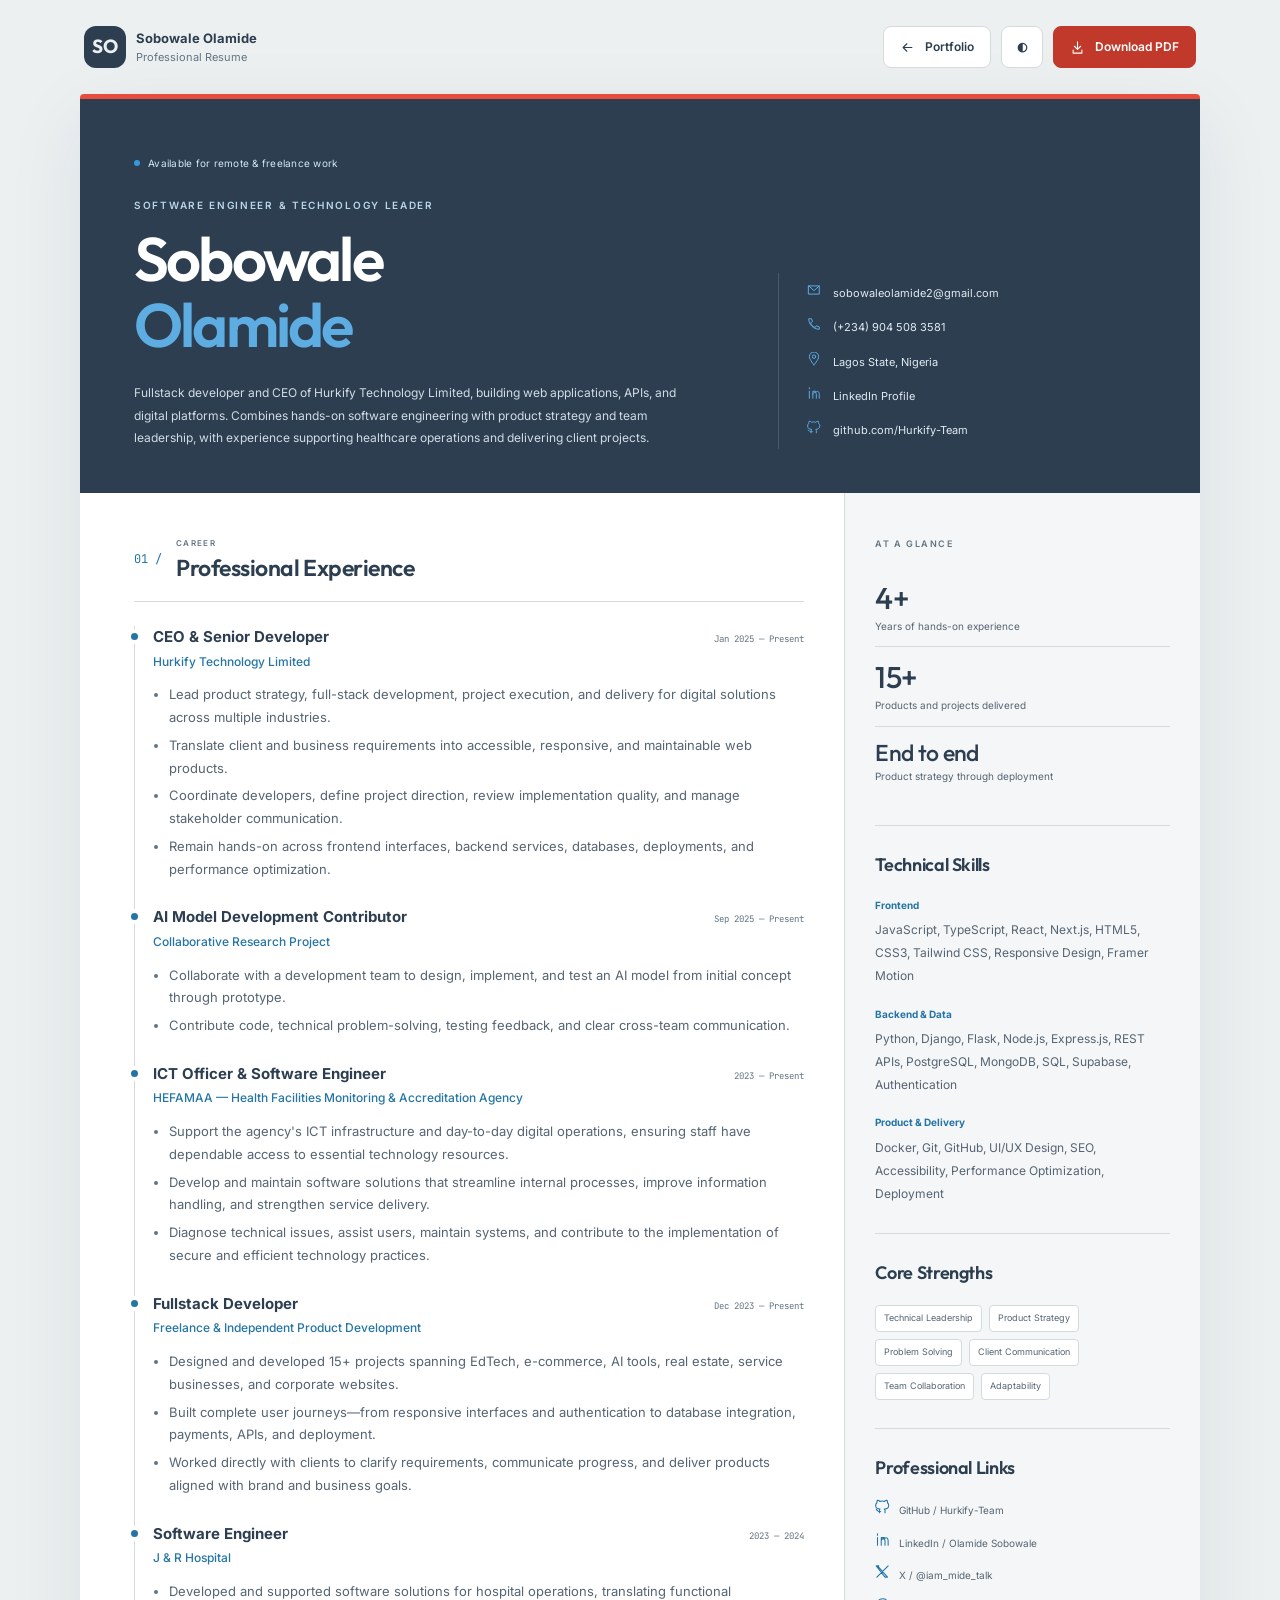
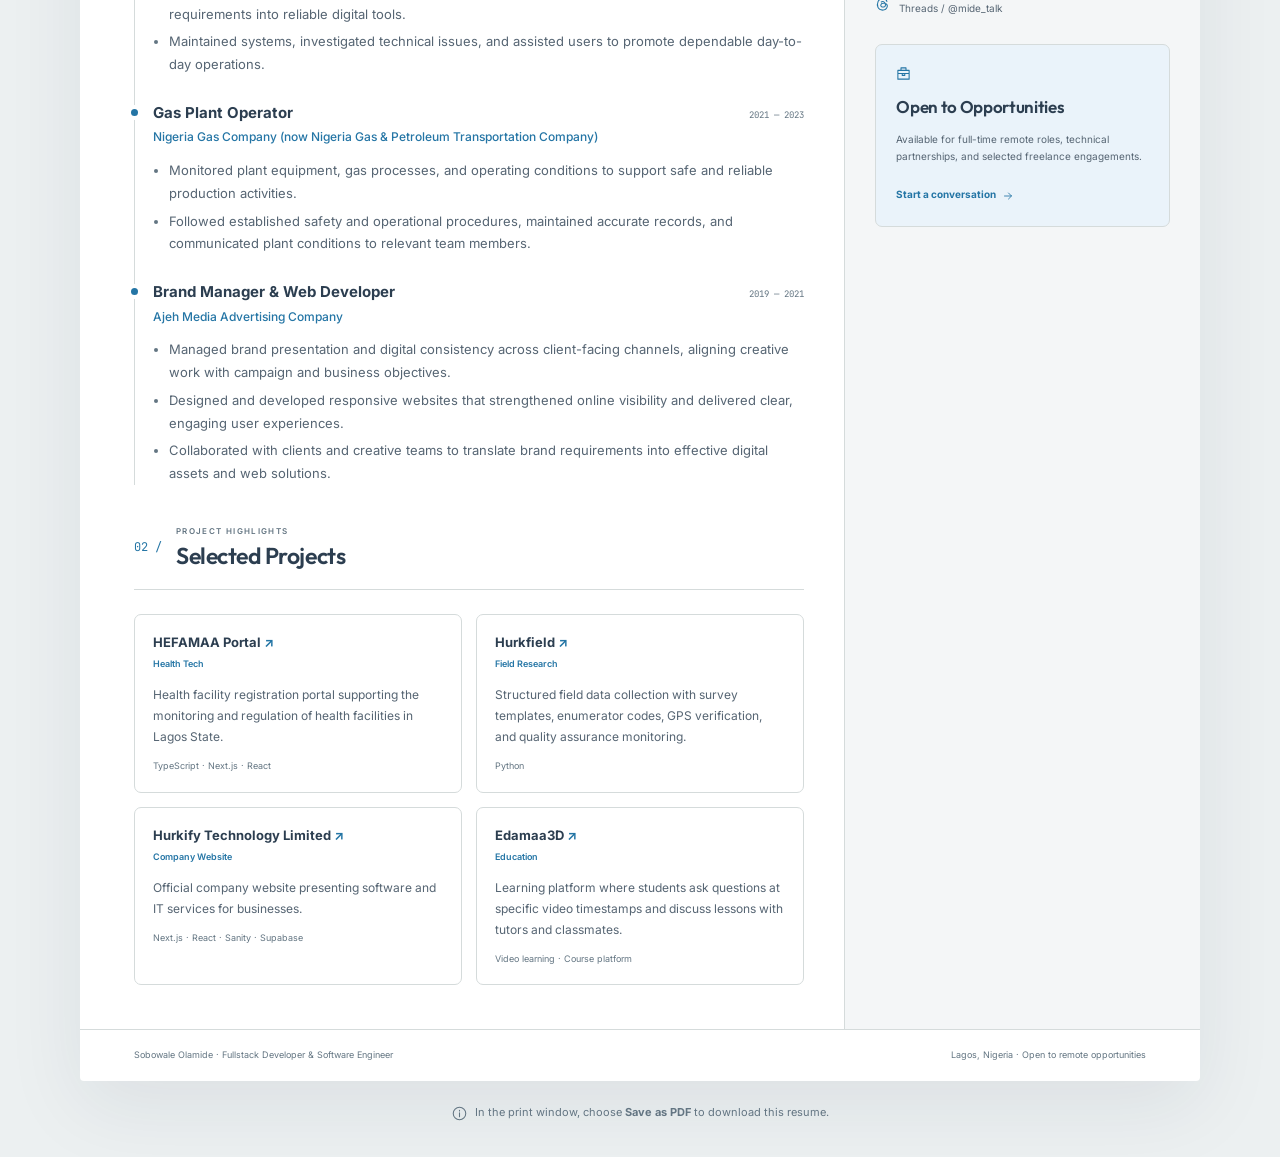
<file: resume.html>
<!DOCTYPE html>
<html lang="en" data-theme="light">
  <head>
    <meta charset="UTF-8">
    <meta name="viewport" content="width=device-width, initial-scale=1.0">
    <meta name="description" content="Professional resume of Sobowale Olamide, Fullstack Developer, Software Engineer, and CEO of Hurkify Technology Limited.">
    <meta name="author" content="Sobowale Olamide">
    <meta name="robots" content="index, follow">
    <title>Sobowale Olamide — Professional Resume</title>
    <link rel="preconnect" href="https://fonts.googleapis.com">
    <link rel="preconnect" href="https://fonts.gstatic.com" crossorigin>
    <link href="https://fonts.googleapis.com/css2?family=Inter:wght@400;500;600;700&family=Outfit:wght@500;600;700;800&family=JetBrains+Mono:wght@500;600&display=swap" rel="stylesheet">
    <link rel="icon" href="images/favicon.svg?v=so" type="image/svg+xml">
    <link rel="stylesheet" href="css/resume.css">
  </head>
  <body>
    <div class="resume-ambient resume-ambient-one" aria-hidden="true"></div>
    <div class="resume-ambient resume-ambient-two" aria-hidden="true"></div>

    <header class="resume-toolbar" aria-label="Resume actions">
      <a class="resume-brand" href="index.html" aria-label="Return to portfolio">
        <span class="resume-brand-mark">SO</span>
        <span class="resume-brand-copy">
          <strong>Sobowale Olamide</strong>
          <small>Professional Resume</small>
        </span>
      </a>
      <div class="toolbar-actions">
        <a class="toolbar-btn toolbar-btn-ghost" href="index.html">
          <svg class="resume-icon" aria-hidden="true" viewBox="0 0 24 24" fill="none" stroke="currentColor" stroke-width="1.7" stroke-linecap="round" stroke-linejoin="round"><path d="M19 12H5m6-6-6 6 6 6"/></svg>
          <span>Portfolio</span>
        </a>
        <button class="theme-button" id="resume-theme-button" type="button" aria-label="Toggle color theme" title="Toggle color theme">
          <span id="resume-theme-icon" aria-hidden="true">&#9680;</span>
        </button>
        <button class="toolbar-btn toolbar-btn-primary" type="button" onclick="downloadResume()">
          <svg class="resume-icon" aria-hidden="true" viewBox="0 0 24 24" fill="none" stroke="currentColor" stroke-width="1.7" stroke-linecap="round" stroke-linejoin="round"><path d="M12 3v12m-5-5 5 5 5-5M5 16v5h14v-5"/></svg>
          <span>Download PDF</span>
        </button>
      </div>
    </header>

    <main class="resume-page" id="resume-document">
      <section class="resume-hero">
        <div class="hero-identity">
          <div class="availability"><span></span> Available for remote &amp; freelance work</div>
          <p class="resume-kicker">SOFTWARE ENGINEER &amp; TECHNOLOGY LEADER</p>
          <h1>Sobowale <span>Olamide</span></h1>
          <p class="resume-lead">
            Fullstack developer and CEO of Hurkify Technology Limited, building web applications, APIs, and digital platforms. Combines hands-on software engineering with product strategy and team leadership, with experience supporting healthcare operations and delivering client projects.
          </p>
        </div>
        <aside class="hero-contact" aria-label="Contact information">
          <a href="mailto:sobowaleolamide2@gmail.com"><svg class="resume-icon" aria-hidden="true" viewBox="0 0 24 24" fill="none" stroke="currentColor" stroke-width="1.7" stroke-linecap="round" stroke-linejoin="round"><path d="M3 5h18v14H3z M3 5l9 8 9-8"/></svg><span>sobowaleolamide2@gmail.com</span></a>
          <a href="tel:+2349045083581"><svg class="resume-icon" aria-hidden="true" viewBox="0 0 24 24" fill="none" stroke="currentColor" stroke-width="1.7" stroke-linecap="round" stroke-linejoin="round"><path d="M7 3H3c0 10 8 18 18 18v-4l-5-2-2 3c-4-2-6-4-8-8l3-2z"/></svg><span>(+234) 904 508 3581</span></a>
          <span><svg class="resume-icon" aria-hidden="true" viewBox="0 0 24 24" fill="none" stroke="currentColor" stroke-width="1.7" stroke-linecap="round" stroke-linejoin="round"><path d="M12 22s8-9 8-14A8 8 0 0 0 4 8c0 5 8 14 8 14z M15 8a3 3 0 1 1-6 0 3 3 0 0 1 6 0"/></svg><span>Lagos State, Nigeria</span></span>
          <a href="https://www.linkedin.com/in/olamide-sobowale-448958b7" target="_blank" rel="noopener noreferrer"><svg class="resume-icon" aria-hidden="true" viewBox="0 0 24 24" fill="none" stroke="currentColor" stroke-width="1.7" stroke-linecap="round" stroke-linejoin="round"><path d="M4 9v12 M4 3v2 M10 21V9h5v2c4-4 6 0 6 3v7 M10 14c0-4 6-4 6 0v7"/></svg><span>LinkedIn Profile</span></a>
          <a href="https://github.com/Hurkify-Team" target="_blank" rel="noopener noreferrer"><svg class="resume-icon" aria-hidden="true" viewBox="0 0 24 24" fill="none" stroke="currentColor" stroke-width="1.7" stroke-linecap="round" stroke-linejoin="round"><path d="M9 20c-5 2-5-3-7-3m14 5v-4c0-1-1-2-1-2 4 0 7-2 7-6 0-2-1-3-2-4 0-1 0-3-1-4-2 0-4 2-4 2-2-1-5-1-7 0 0 0-2-2-4-2-1 1-1 3-1 4-1 1-2 2-2 4 0 4 3 6 7 6-1 1-1 2-1 3v3"/></svg><span>github.com/Hurkify-Team</span></a>
        </aside>
      </section>

      <div class="resume-layout">
        <div class="resume-main-column">
          <section class="resume-section">
            <div class="section-heading">
              <span>01 /</span>
              <div><p>CAREER</p><h2>Professional Experience</h2></div>
            </div>

            <article class="experience-item">
              <div class="experience-topline">
                <div>
                  <h3>CEO &amp; Senior Developer</h3>
                  <p class="company">Hurkify Technology Limited</p>
                </div>
                <p class="period">Jan 2025 — Present</p>
              </div>
              <ul>
                <li>Lead product strategy, full-stack development, project execution, and delivery for digital solutions across multiple industries.</li>
                <li>Translate client and business requirements into accessible, responsive, and maintainable web products.</li>
                <li>Coordinate developers, define project direction, review implementation quality, and manage stakeholder communication.</li>
                <li>Remain hands-on across frontend interfaces, backend services, databases, deployments, and performance optimization.</li>
              </ul>
            </article>

            <article class="experience-item">
              <div class="experience-topline">
                <div>
                  <h3>AI Model Development Contributor</h3>
                  <p class="company">Collaborative Research Project</p>
                </div>
                <p class="period">Sep 2025 — Present</p>
              </div>
              <ul>
                <li>Collaborate with a development team to design, implement, and test an AI model from initial concept through prototype.</li>
                <li>Contribute code, technical problem-solving, testing feedback, and clear cross-team communication.</li>
              </ul>
            </article>

            <article class="experience-item">
              <div class="experience-topline">
                <div>
                  <h3>ICT Officer &amp; Software Engineer</h3>
                  <p class="company">HEFAMAA — Health Facilities Monitoring &amp; Accreditation Agency</p>
                </div>
                <p class="period">2023 — Present</p>
              </div>
              <ul>
                <li>Support the agency's ICT infrastructure and day-to-day digital operations, ensuring staff have dependable access to essential technology resources.</li>
                <li>Develop and maintain software solutions that streamline internal processes, improve information handling, and strengthen service delivery.</li>
                <li>Diagnose technical issues, assist users, maintain systems, and contribute to the implementation of secure and efficient technology practices.</li>
              </ul>
            </article>

            <article class="experience-item">
              <div class="experience-topline">
                <div>
                  <h3>Fullstack Developer</h3>
                  <p class="company">Freelance &amp; Independent Product Development</p>
                </div>
                <p class="period">Dec 2023 — Present</p>
              </div>
              <ul>
                <li>Designed and developed 15+ projects spanning EdTech, e-commerce, AI tools, real estate, service businesses, and corporate websites.</li>
                <li>Built complete user journeys—from responsive interfaces and authentication to database integration, payments, APIs, and deployment.</li>
                <li>Worked directly with clients to clarify requirements, communicate progress, and deliver products aligned with brand and business goals.</li>
              </ul>
            </article>

            <article class="experience-item">
              <div class="experience-topline">
                <div>
                  <h3>Software Engineer</h3>
                  <p class="company">J &amp; R Hospital</p>
                </div>
                <p class="period">2023 — 2024</p>
              </div>
              <ul>
                <li>Developed and supported software solutions for hospital operations, translating functional requirements into reliable digital tools.</li>
                <li>Maintained systems, investigated technical issues, and assisted users to promote dependable day-to-day operations.</li>
              </ul>
            </article>

            <article class="experience-item">
              <div class="experience-topline">
                <div>
                  <h3>Gas Plant Operator</h3>
                  <p class="company">Nigeria Gas Company (now Nigeria Gas &amp; Petroleum Transportation Company)</p>
                </div>
                <p class="period">2021 — 2023</p>
              </div>
              <ul>
                <li>Monitored plant equipment, gas processes, and operating conditions to support safe and reliable production activities.</li>
                <li>Followed established safety and operational procedures, maintained accurate records, and communicated plant conditions to relevant team members.</li>
              </ul>
            </article>

            <article class="experience-item">
              <div class="experience-topline">
                <div>
                  <h3>Brand Manager &amp; Web Developer</h3>
                  <p class="company">Ajeh Media Advertising Company</p>
                </div>
                <p class="period">2019 — 2021</p>
              </div>
              <ul>
                <li>Managed brand presentation and digital consistency across client-facing channels, aligning creative work with campaign and business objectives.</li>
                <li>Designed and developed responsive websites that strengthened online visibility and delivered clear, engaging user experiences.</li>
                <li>Collaborated with clients and creative teams to translate brand requirements into effective digital assets and web solutions.</li>
              </ul>
            </article>
          </section>

          <section class="resume-section">
            <div class="section-heading">
              <span>02 /</span>
              <div><p>PROJECT HIGHLIGHTS</p><h2>Selected Projects</h2></div>
            </div>
            <div class="project-list">
              <article class="resume-project"><div><h3><a href="https://portal.hefamaaportal.com.ng/login" target="_blank" rel="noopener noreferrer">HEFAMAA Portal <span aria-hidden="true">&nearr;</span></a></h3><span>Health Tech</span></div><p>Health facility registration portal supporting the monitoring and regulation of health facilities in Lagos State.</p><small>TypeScript &middot; Next.js &middot; React</small></article>
              <article class="resume-project"><div><h3><a href="https://hurkfield-rxuj.onrender.com" target="_blank" rel="noopener noreferrer">Hurkfield <span aria-hidden="true">&nearr;</span></a></h3><span>Field Research</span></div><p>Structured field data collection with survey templates, enumerator codes, GPS verification, and quality assurance monitoring.</p><small>Python</small></article>
              <article class="resume-project"><div><h3><a href="https://hurkifytechologylimited.com" target="_blank" rel="noopener noreferrer">Hurkify Technology Limited <span aria-hidden="true">&nearr;</span></a></h3><span>Company Website</span></div><p>Official company website presenting software and IT services for businesses.</p><small>Next.js &middot; React &middot; Sanity &middot; Supabase</small></article>
              <article class="resume-project"><div><h3><a href="https://edamaa.vercel.app/" target="_blank" rel="noopener noreferrer">Edamaa3D <span aria-hidden="true">&nearr;</span></a></h3><span>Education</span></div><p>Learning platform where students ask questions at specific video timestamps and discuss lessons with tutors and classmates.</p><small>Video learning &middot; Course platform</small></article>
            </div>
          </section>
        </div>

        <aside class="resume-side-column">
          <section class="side-section impact-panel">
            <p class="side-eyebrow">AT A GLANCE</p>
            <div class="impact-stat"><strong>4+</strong><span>Years of hands-on experience</span></div>
            <div class="impact-stat"><strong>15+</strong><span>Products and projects delivered</span></div>
            <div class="impact-stat"><strong>End to end</strong><span>Product strategy through deployment</span></div>
          </section>

          <section class="side-section">
            <h2>Technical Skills</h2>
            <div class="skill-group">
              <h3>Frontend</h3>
              <p>JavaScript, TypeScript, React, Next.js, HTML5, CSS3, Tailwind CSS, Responsive Design, Framer Motion</p>
            </div>
            <div class="skill-group">
              <h3>Backend &amp; Data</h3>
              <p>Python, Django, Flask, Node.js, Express.js, REST APIs, PostgreSQL, MongoDB, SQL, Supabase, Authentication</p>
            </div>
            <div class="skill-group">
              <h3>Product &amp; Delivery</h3>
              <p>Docker, Git, GitHub, UI/UX Design, SEO, Accessibility, Performance Optimization, Deployment</p>
            </div>
          </section>

          <section class="side-section">
            <h2>Core Strengths</h2>
            <div class="strength-list">
              <span>Technical Leadership</span>
              <span>Product Strategy</span>
              <span>Problem Solving</span>
              <span>Client Communication</span>
              <span>Team Collaboration</span>
              <span>Adaptability</span>
            </div>
          </section>

          <section class="side-section">
            <h2>Professional Links</h2>
            <div class="professional-links">
              <a href="https://github.com/Hurkify-Team" target="_blank" rel="noopener noreferrer"><svg class="resume-icon" aria-hidden="true" viewBox="0 0 24 24" fill="none" stroke="currentColor" stroke-width="1.7" stroke-linecap="round" stroke-linejoin="round"><path d="M9 20c-5 2-5-3-7-3m14 5v-4c0-1-1-2-1-2 4 0 7-2 7-6 0-2-1-3-2-4 0-1 0-3-1-4-2 0-4 2-4 2-2-1-5-1-7 0 0 0-2-2-4-2-1 1-1 3-1 4-1 1-2 2-2 4 0 4 3 6 7 6-1 1-1 2-1 3v3"/></svg><span>GitHub / Hurkify-Team</span></a>
              <a href="https://www.linkedin.com/in/olamide-sobowale-448958b7" target="_blank" rel="noopener noreferrer"><svg class="resume-icon" aria-hidden="true" viewBox="0 0 24 24" fill="none" stroke="currentColor" stroke-width="1.7" stroke-linecap="round" stroke-linejoin="round"><path d="M4 9v12 M4 3v2 M10 21V9h5v2c4-4 6 0 6 3v7 M10 14c0-4 6-4 6 0v7"/></svg><span>LinkedIn / Olamide Sobowale</span></a>
              <a href="https://x.com/iam_mide_talk?s=21" target="_blank" rel="noopener noreferrer"><svg class="resume-icon" aria-hidden="true" viewBox="0 0 24 24" fill="none" stroke="currentColor" stroke-width="1.7" stroke-linecap="round" stroke-linejoin="round"><path d="M4 3l16 18h-4L2 3h4 M21 3L3 21"/></svg><span>X / @iam_mide_talk</span></a>
              <a href="https://www.threads.com/@mide_talk" target="_blank" rel="noopener noreferrer"><svg class="resume-icon" aria-hidden="true" viewBox="0 0 24 24" fill="none" stroke="currentColor" stroke-width="1.7" stroke-linecap="round" stroke-linejoin="round"><path d="M19 7c-1-5-11-6-14 0-3 7 0 14 7 14 8 0 11-10 3-11-7-1-8 7-1 6 6-1 1-12-4-8"/></svg><span>Threads / @mide_talk</span></a>
            </div>
          </section>

          <section class="side-section availability-panel">
            <svg class="resume-icon" aria-hidden="true" viewBox="0 0 24 24" fill="none" stroke="currentColor" stroke-width="1.7" stroke-linecap="round" stroke-linejoin="round"><path d="M3 7h18v14H3z M8 7V3h8v4 M3 12h18 M10 12v3h4v-3"/></svg>
            <h2>Open to Opportunities</h2>
            <p>Available for full-time remote roles, technical partnerships, and selected freelance engagements.</p>
            <a href="mailto:sobowaleolamide2@gmail.com">Start a conversation <svg class="resume-icon" aria-hidden="true" viewBox="0 0 24 24" fill="none" stroke="currentColor" stroke-width="1.7" stroke-linecap="round" stroke-linejoin="round"><path d="M5 12h14m-6-6 6 6-6 6"/></svg></a>
          </section>
        </aside>
      </div>

      <footer class="resume-footer">
        <p>Sobowale Olamide · Fullstack Developer &amp; Software Engineer</p>
        <p>Lagos, Nigeria &middot; Open to remote opportunities</p>
      </footer>
    </main>

    <p class="download-hint"><svg class="resume-icon" aria-hidden="true" viewBox="0 0 24 24" fill="none" stroke="currentColor" stroke-width="1.7" stroke-linecap="round" stroke-linejoin="round"><path d="M12 11v6m0-10v1 M22 12a10 10 0 1 1-20 0 10 10 0 0 1 20 0"/></svg> In the print window, choose <strong>Save as PDF</strong> to download this resume.</p>

    <script>
      const root = document.documentElement;
      const themeButton = document.getElementById('resume-theme-button');
      const themeIcon = document.getElementById('resume-theme-icon');

      function setResumeTheme(theme) {
        root.setAttribute('data-theme', theme);
        themeIcon.textContent = theme === 'dark' ? '\u2600' : '\u25d0';
        themeButton.setAttribute('aria-label', theme === 'dark' ? 'Switch to light theme' : 'Switch to dark theme');
      }

      let savedTheme = 'light';
      try { savedTheme = localStorage.getItem('resume-theme') || 'light'; } catch {}
      setResumeTheme(savedTheme);

      themeButton.addEventListener('click', function () {
        const nextTheme = root.getAttribute('data-theme') === 'dark' ? 'light' : 'dark';
        setResumeTheme(nextTheme);
        try { localStorage.setItem('resume-theme', nextTheme); } catch {}
      });

      function downloadResume() {
        const originalTitle = document.title;
        document.title = 'Sobowale-Olamide-Resume';
        window.print();
        window.setTimeout(function () { document.title = originalTitle; }, 500);
      }
    </script>
  </body>
</html>
</file>
<file: css/resume.css>
/* Resume layout, responsive styles, and readable A4 printing. */
:root {
  color-scheme:light;
  --bg:#ecf0f1;
  --paper:#fff;
  --side:#f4f6f7;
  --ink:#2c3e50;
  --body:#566573;
  --muted:#637582;
  --line:#d5dbdb;
  --accent:#2475a5;
  --soft:#eaf3fa
}
[data-theme="dark"] {
  color-scheme:dark;
  --bg:#1a2530;
  --paper:#243442;
  --side:#2c3e50;
  --ink:#ecf0f1;
  --body:#bdc3c7;
  --muted:#a9b7c0;
  --line:#43576a;
  --accent:#5dade2;
  --soft:#263f53
}
* {
  box-sizing:border-box
}
html {
  scroll-behavior:smooth
}
body {
  min-width:320px;
  margin:0;
  background:var(--bg);
  color:var(--ink);
  font-family:Inter,Arial,sans-serif;
  line-height:1.65
}
a {
  color:inherit;
  text-decoration:none
}
button {
  font:inherit
}
a:focus-visible,button:focus-visible {
  outline:3px solid #3498db;
  outline-offset:5px
}
.resume-ambient {
  display:none
}
.resume-toolbar {
  max-width:1120px;
  margin:26px auto;
  padding:0 4px;
  display:flex;
  align-items:center;
  justify-content:space-between;
  gap:18px
}
.resume-brand,.toolbar-actions,.toolbar-btn {
  display:flex;
  align-items:center;
  gap:10px
}
.resume-brand-mark {
  display:grid;
  place-items:center;
  width:42px;
  height:42px;
  border-radius:12px;
  background:#2c3e50;
  color:#ecf0f1;
  font-family:Outfit,sans-serif;
  font-weight:700;
  font-size:19px
}
.resume-brand-copy {
  display:grid;
  line-height:1.5
}
.resume-brand-copy strong {
  font-size:13px
}
.resume-brand-copy small {
  color:var(--muted);
  font-size:11px
}
.toolbar-btn,.theme-button {
  min-height:42px;
  border:1px solid var(--line);
  border-radius:8px;
  padding:0 16px;
  color:var(--ink);
  background:var(--paper);
  cursor:pointer;
  font-size:12px;
  font-weight:600
}
.theme-button {
  width:42px;
  padding:0
}
.toolbar-btn-primary {
  color:#fff;
  border-color:#c0392b;
  background:#c0392b
}
.toolbar-btn-primary:hover {
  background:#a93226;
  border-color:#a93226
}
.toolbar-btn:hover,.theme-button:hover {
  box-shadow:0 3px 12px #2c3e501a
}
.resume-page {
  width:min(1120px,calc(100% - 48px));
  margin:0 auto;
  background:var(--paper);
  box-shadow:0 24px 80px #182b4014;
  border-radius:4px;
  overflow:hidden;
  border-top:5px solid #e74c3c
}
.resume-hero {
  display:grid;
  grid-template-columns:minmax(0,1.6fr) minmax(0,1fr);
  gap:54px;
  padding:48px 54px 44px;
  background:#2c3e50;
  color:#fff
}
.availability {
  display:inline-flex;
  align-items:center;
  gap:8px;
  margin-bottom:26px;
  color:#d1e8f7;
  font-size:10px;
  letter-spacing:.025em
}
.availability>span {
  width:6px;
  height:6px;
  border-radius:50%;
  background:#3498db
}
.resume-kicker {
  margin:0 0 12px;
  color:#b9d5e8;
  font-size:10px;
  font-weight:600;
  letter-spacing:.17em
}
.resume-hero h1 {
  margin:0;
  font-family:Outfit,Arial,sans-serif;
  font-weight:600;
  letter-spacing:-.045em;
  font-size:clamp(40px,4.8vw,62px);
  line-height:1.08
}
.resume-hero h1 span {
  display:block;
  color:#5dade2
}
.resume-lead {
  margin:24px 0 0;
  color:#d0dce6;
  font-size:12px;
  line-height:1.85;
  max-width:570px
}
.hero-contact {
  align-self:end;
  display:grid;
  gap:15px;
  padding:10px 0 10px 28px;
  border-left:1px solid #ffffff25
}
.hero-contact>a,.hero-contact>span {
  display:flex;
  align-items:baseline;
  gap:12px;
  color:#e1eaf1;
  font-size:11px;
  overflow-wrap:anywhere
}
.hero-contact i {
  width:14px;
  color:#5dade2;
  text-align:center;
  flex-shrink:0
}
.hero-contact a:hover {
  color:#5dade2
}
.resume-layout {
  display:grid;
  grid-template-columns:minmax(0,2.15fr) minmax(0,1fr)
}
.resume-main-column {
  padding:44px 40px 44px 54px;
  min-width:0
}
.resume-side-column {
  padding:44px 30px;
  background:var(--side);
  border-left:1px solid var(--line);
  min-width:0
}
.resume-section+.resume-section {
  margin-top:40px
}
.section-heading {
  display:flex;
  align-items:center;
  gap:14px;
  padding-bottom:18px;
  margin-bottom:24px;
  border-bottom:1px solid var(--line)
}
.section-heading>span {
  font-family:'JetBrains Mono',monospace;
  font-size:12px;
  color:var(--accent)
}
.section-heading p {
  color:var(--muted);
  letter-spacing:.17em;
  font-size:8px;
  font-weight:600;
  margin:0 0 3px
}
.section-heading h2 {
  font-family:Outfit,sans-serif;
  font-weight:600;
  font-size:23px;
  letter-spacing:-.02em;
  line-height:1.3;
  margin:0
}
.experience-item {
  position:relative;
  padding:0 0 26px 18px;
  border-left:1px solid var(--line)
}
.experience-item:before {
  content:'';
  position:absolute;
  top:7px;
  left:-4px;
  width:7px;
  height:7px;
  border-radius:50%;
  background:var(--accent);
  box-shadow:0 0 0 4px var(--paper)
}
.experience-item:last-child {
  padding-bottom:0
}
.experience-topline {
  display:flex;
  justify-content:space-between;
  align-items:baseline;
  gap:14px
}
.experience-topline h3 {
  font-size:13px;
  line-height:1.5;
  margin:0 0 3px;
  font-weight:700
}
.company {
  font-size:11px;
  margin:0;
  color:var(--accent);
  font-weight:500
}
.period {
  font-family:'JetBrains Mono',monospace;
  color:var(--muted);
  font-size:9px;
  white-space:nowrap;
  margin:0
}
.experience-item ul {
  padding-left:16px;
  margin:12px 0 0;
  color:var(--body);
  font-size:11px;
  line-height:1.8
}
.experience-item li+li {
  margin-top:5px
}
.experience-item li::marker {
  color:var(--muted)
}
.project-list {
  display:grid;
  grid-template-columns:1fr 1fr;
  gap:14px
}
.resume-project {
  padding:18px;
  border:1px solid var(--line);
  border-radius:7px
}
.resume-project>div {
  display:flex;
  flex-direction:column;
  gap:5px
}
.resume-project h3 {
  font-size:12px;
  margin:0;
  line-height:1.5
}
.resume-project h3 a:hover,.resume-project h3 a span {
  color:var(--accent)
}
.resume-project>div>span {
  color:var(--accent);
  font-size:9px;
  font-weight:600
}
.resume-project p {
  color:var(--body);
  font-size:10px;
  line-height:1.75;
  margin:12px 0
}
.resume-project small {
  color:var(--muted);
  font-size:9px;
  line-height:1.6;
  display:block
}
.side-section+.side-section {
  margin-top:28px;
  padding-top:24px;
  border-top:1px solid var(--line)
}
.side-section h2 {
  font-family:Outfit,sans-serif;
  font-weight:600;
  font-size:18px;
  margin:0 0 17px;
  letter-spacing:-.02em
}
.side-eyebrow {
  color:var(--muted);
  font-weight:600;
  font-size:9px;
  letter-spacing:.17em;
  margin:0 0 16px
}
.impact-stat {
  display:grid;
  gap:2px;
  padding:12px 0
}
.impact-stat+.impact-stat {
  border-top:1px solid var(--line)
}
.impact-stat strong {
  font-family:Outfit,sans-serif;
  color:var(--ink);
  font-size:30px;
  line-height:1.2;
  font-weight:500;
  letter-spacing:-.03em
}
.impact-stat:last-child strong {
  font-size:23px
}
.impact-stat span {
  color:var(--body);
  font-size:10px
}
.skill-group+.skill-group {
  margin-top:18px
}
.skill-group h3 {
  margin:0 0 6px;
  color:var(--accent);
  font-size:10px
}
.skill-group p {
  margin:0;
  font-size:11px;
  line-height:1.9;
  color:var(--body)
}
.strength-list {
  display:flex;
  flex-wrap:wrap;
  gap:7px
}
.strength-list span {
  padding:5px 8px;
  border:1px solid var(--line);
  border-radius:4px;
  font-size:9px;
  color:var(--body);
  background:var(--paper)
}
.professional-links {
  display:grid;
  gap:13px
}
.professional-links a {
  display:flex;
  align-items:baseline;
  gap:9px;
  color:var(--body);
  font-size:10px;
  overflow-wrap:anywhere
}
.professional-links i {
  color:var(--accent);
  width:13px
}
.professional-links a:hover {
  color:var(--accent)
}
.availability-panel {
  padding:20px!important;
  border:1px solid var(--line);
  border-radius:7px;
  background:var(--soft)
}
.availability-panel>i {
  color:var(--accent);
  margin-bottom:12px
}
.availability-panel h2 {
  font-size:17px;
  margin-bottom:10px
}
.availability-panel p {
  font-size:10px;
  color:var(--body);
  margin:0 0 15px
}
.availability-panel a {
  font-size:10px;
  color:var(--accent);
  font-weight:700
}
.availability-panel a i {
  margin-left:4px
}
.resume-footer {
  padding:18px 54px;
  display:flex;
  justify-content:space-between;
  gap:20px;
  border-top:1px solid var(--line);
  color:var(--muted);
  font-size:9px
}
.resume-footer p {
  margin:0
}
.download-hint {
  margin:22px auto 36px;
  text-align:center;
  font-size:11px;
  color:var(--muted);
  padding:0 20px
}
.download-hint i {
  margin-right:5px
}
@media(max-width:1168px) {
  .resume-toolbar {
    margin-left:24px;
    margin-right:24px
  }
}
@media(max-width:850px) {
  .resume-hero {
    padding:36px;
    grid-template-columns:1fr;
    gap:28px
  }
  .hero-contact {
    padding:22px 0 0;
    border-left:0;
    border-top:1px solid #ffffff25;
    grid-template-columns:1fr 1fr
  }
  .resume-layout {
    grid-template-columns:minmax(0,1.8fr) minmax(0,1fr)
  }
  .resume-main-column {
    padding:32px 24px
  }
  .resume-side-column {
    padding:32px 20px
  }
  .experience-topline {
    flex-direction:column;
    gap:5px
  }
  .project-list {
    grid-template-columns:1fr
  }
  .resume-footer {
    padding:18px 24px
  }
}
@media(max-width:600px) {
  .resume-toolbar {
    margin:16px;
    gap:8px
  }
  .resume-brand-copy,.toolbar-btn-ghost span {
    display:none
  }
  .toolbar-btn {
    padding:0 12px
  }
  .toolbar-actions {
    gap:6px
  }
  .resume-page {
    width:calc(100% - 24px)
  }
  .resume-hero {
    padding:30px 24px
  }
  .resume-hero h1 {
    font-size:48px
  }
  .resume-kicker {
    font-size:9px;
    letter-spacing:.12em
  }
  .hero-contact {
    grid-template-columns:1fr;
    gap:12px
  }
  .resume-layout {
    grid-template-columns:1fr
  }
  .resume-side-column {
    border-left:0;
    border-top:1px solid var(--line);
    padding:30px 24px
  }
  .resume-footer {
    flex-direction:column;
    gap:5px
  }
  .experience-topline h3 {
    font-size:14px
  }
  .experience-item ul,.skill-group p {
    font-size:12px
  }
}
@page {
  size:A4;
  margin:13mm 12mm
}
@media print {
  :root,[data-theme="dark"],[data-theme="light"] {
    color-scheme:light;
    --paper:#fff;
    --side:#fff;
    --ink:#2c3e50;
    --body:#354657;
    --muted:#536777;
    --line:#d5dbdb;
    --accent:#2475a5;
    --soft:#f1f5f8
  }
  body {
    background:white;
    line-height:1.5;
    min-width:0
  }
  .resume-toolbar,.resume-ambient,.download-hint,.availability-panel {
    display:none!important
  }
  .resume-page {
    width:100%;
    margin:0;
    border:0;
    border-radius:0;
    box-shadow:none;
    overflow:visible
  }
  .resume-hero {
    background:white;
    color:var(--ink);
    grid-template-columns:1.4fr 1fr;
    gap:8mm;
    padding:0 0 6mm;
    border-bottom:2px solid var(--accent)
  }
  .availability {
    display:none
  }
  .resume-kicker {
    color:var(--accent);
    font-size:8pt;
    margin-bottom:3mm
  }
  .resume-hero h1 {
    font-size:32pt
  }
  .resume-hero h1 span {
    display:inline;
    color:var(--ink)
  }
  .resume-lead {
    margin-top:4mm;
    color:var(--body);
    font-size:9pt;
    line-height:1.55
  }
  .hero-contact {
    padding:0 0 0 5mm;
    border-top:0;
    border-left:1px solid var(--line);
    grid-template-columns:1fr;
    gap:2.5mm
  }
  .hero-contact>a,.hero-contact>span {
    color:var(--body);
    font-size:8pt;
    gap:2mm
  }
  .hero-contact i {
    color:var(--accent)
  }
  .resume-layout {
    display:block
  }
  .resume-main-column {
    padding:6mm 0 0
  }
  .section-heading {
    margin-bottom:4mm;
    padding-bottom:2mm;
    break-after:avoid
  }
  .section-heading h2 {
    font-size:15pt
  }
  .section-heading p {
    font-size:6.5pt
  }
  .section-heading>span {
    font-size:9pt
  }
  .experience-item {
    padding:0 0 4mm 4mm;
    break-inside:avoid
  }
  .experience-topline {
    flex-direction:row;
    gap:5mm
  }
  .experience-topline h3 {
    font-size:10pt
  }
  .company {
    font-size:8.5pt
  }
  .period {
    font-size:7.5pt
  }
  .experience-item ul {
    font-size:9pt;
    line-height:1.5;
    margin-top:2mm
  }
  .experience-item li+li {
    margin-top:1mm
  }
  .resume-section+.resume-section {
    margin-top:6mm
  }
  .project-list {
    grid-template-columns:1fr 1fr;
    gap:3mm
  }
  .resume-project {
    padding:3mm;
    break-inside:avoid
  }
  .resume-project h3 {
    font-size:9pt
  }
  .resume-project p {
    font-size:8.5pt;
    margin:2mm 0;
    line-height:1.5
  }
  .resume-project small,.resume-project>div>span {
    font-size:7.5pt
  }
  .resume-side-column {
    padding:6mm 0 0;
    border:0;
    display:grid;
    grid-template-columns:1fr 1fr;
    gap:5mm;
    background:white
  }
  .side-section {
    break-inside:avoid
  }
  .side-section+.side-section {
    margin:0;
    padding:0;
    border:0
  }
  .side-section h2 {
    font-size:12pt;
    margin-bottom:3mm
  }
  .impact-panel {
    display:none
  }
  .skill-group+.skill-group {
    margin-top:2mm
  }
  .skill-group h3 {
    font-size:8.5pt;
    margin-bottom:1mm
  }
  .skill-group p {
    font-size:8.5pt;
    line-height:1.55
  }
  .strength-list span {
    font-size:8pt;
    padding:1mm 2mm
  }
  .professional-links {
    gap:2mm
  }
  .professional-links a {
    font-size:8pt
  }
  .resume-footer {
    margin-top:6mm;
    padding:3mm 0 0;
    font-size:7pt
  }
}
/* Keep icons crisp without relying on downloaded icon fonts. */
.resume-icon {
  display:inline-block;
  width:15px;
  height:15px;
  flex-shrink:0;
  vertical-align:middle
}
.hero-contact .resume-icon {
  color:#5dade2;
  width:14px;
  height:14px
}
.professional-links .resume-icon,.availability-panel>.resume-icon {
  color:var(--accent)
}
.availability-panel>.resume-icon {
  margin-bottom:12px
}
.availability-panel a .resume-icon {
  width:12px;
  height:12px;
  margin-left:4px
}
.download-hint .resume-icon {
  margin-right:5px
}
.experience-item ul {
  font-size:13px;
  line-height:1.75
}
.experience-topline h3 {
  font-size:15px
}
.company {
  font-size:12px
}
.skill-group p {
  font-size:12px
}
.resume-project p {
  font-size:12px
}
.resume-project h3 {
  font-size:13px
}
@media print {
  .hero-contact .resume-icon {
    color:var(--accent);
    width:11px;
    height:11px
  }
  .experience-item ul {
    font-size:9pt;
    line-height:1.5
  }
  .experience-topline h3 {
    font-size:10pt
  }
  .company,.skill-group p {
    font-size:8.5pt
  }
  .resume-project p {
    font-size:8.5pt
  }
  .resume-project h3 {
    font-size:9pt
  }
}
</file>
